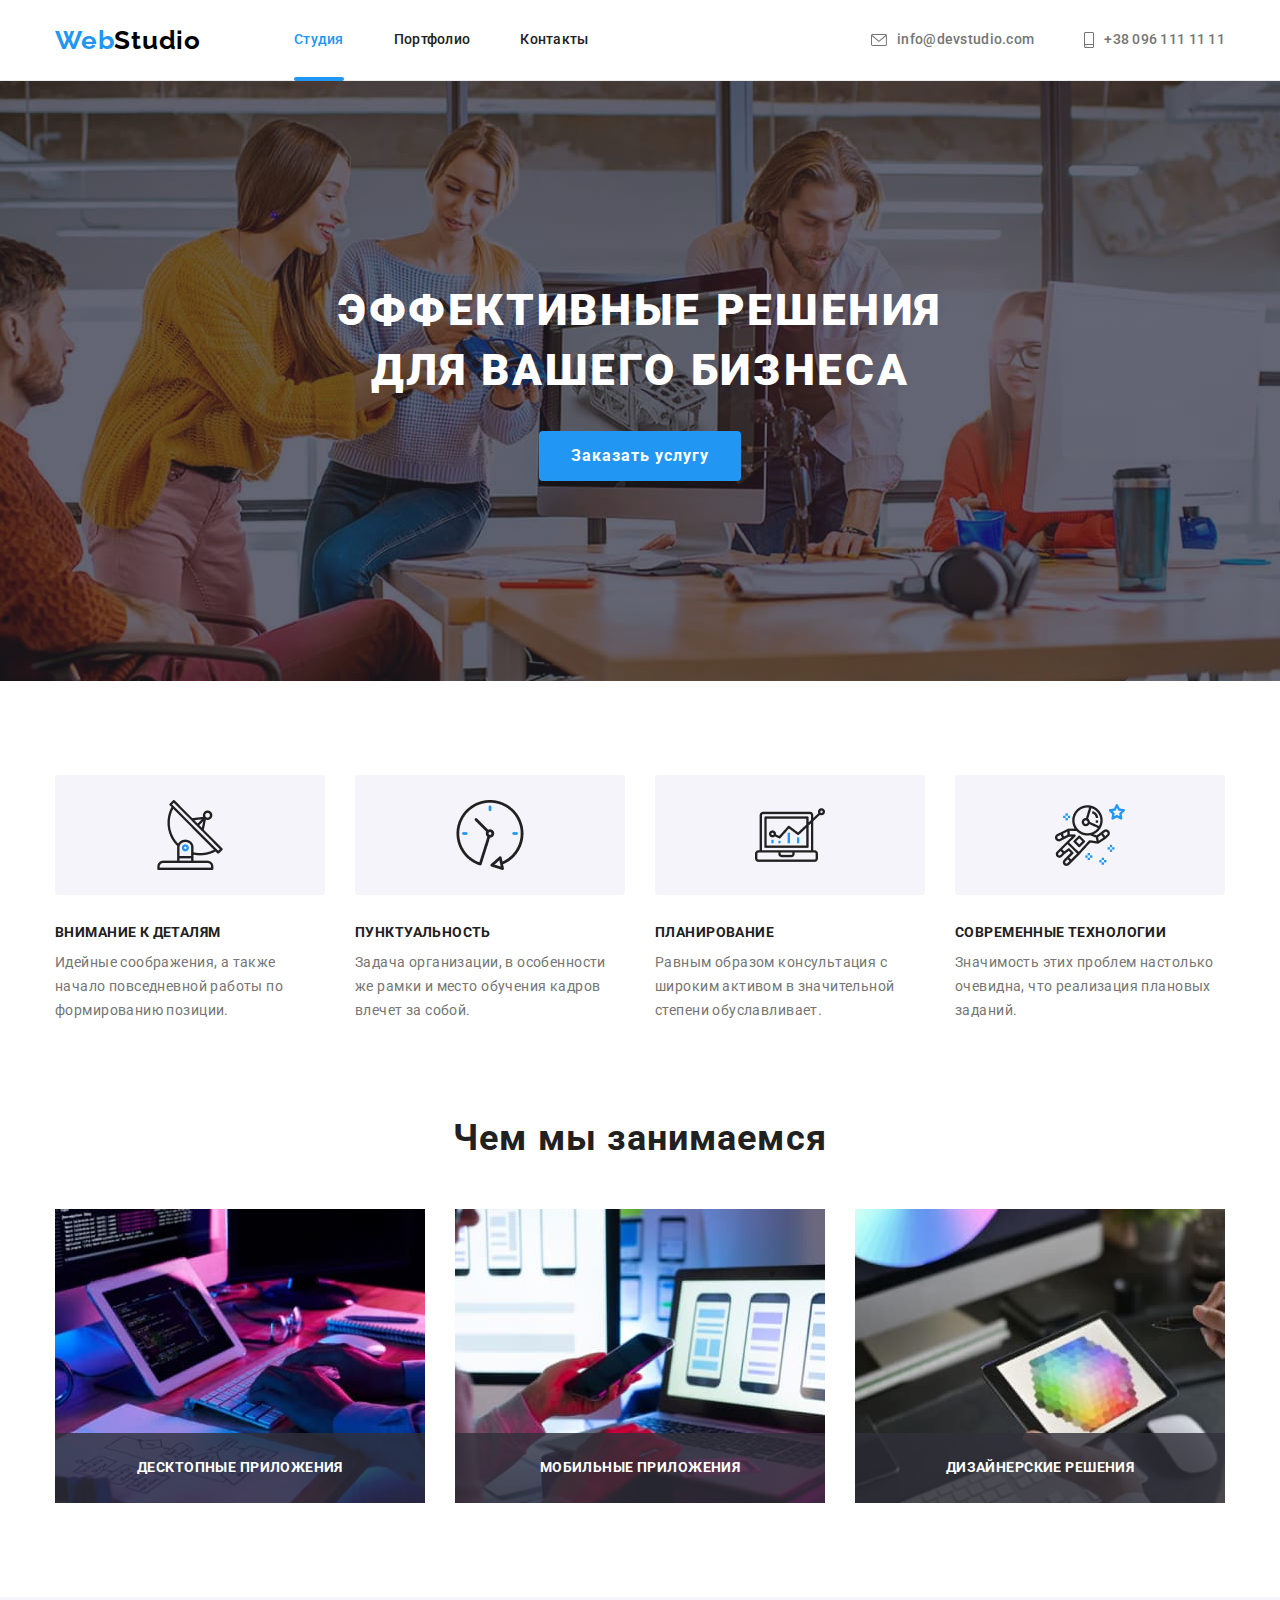
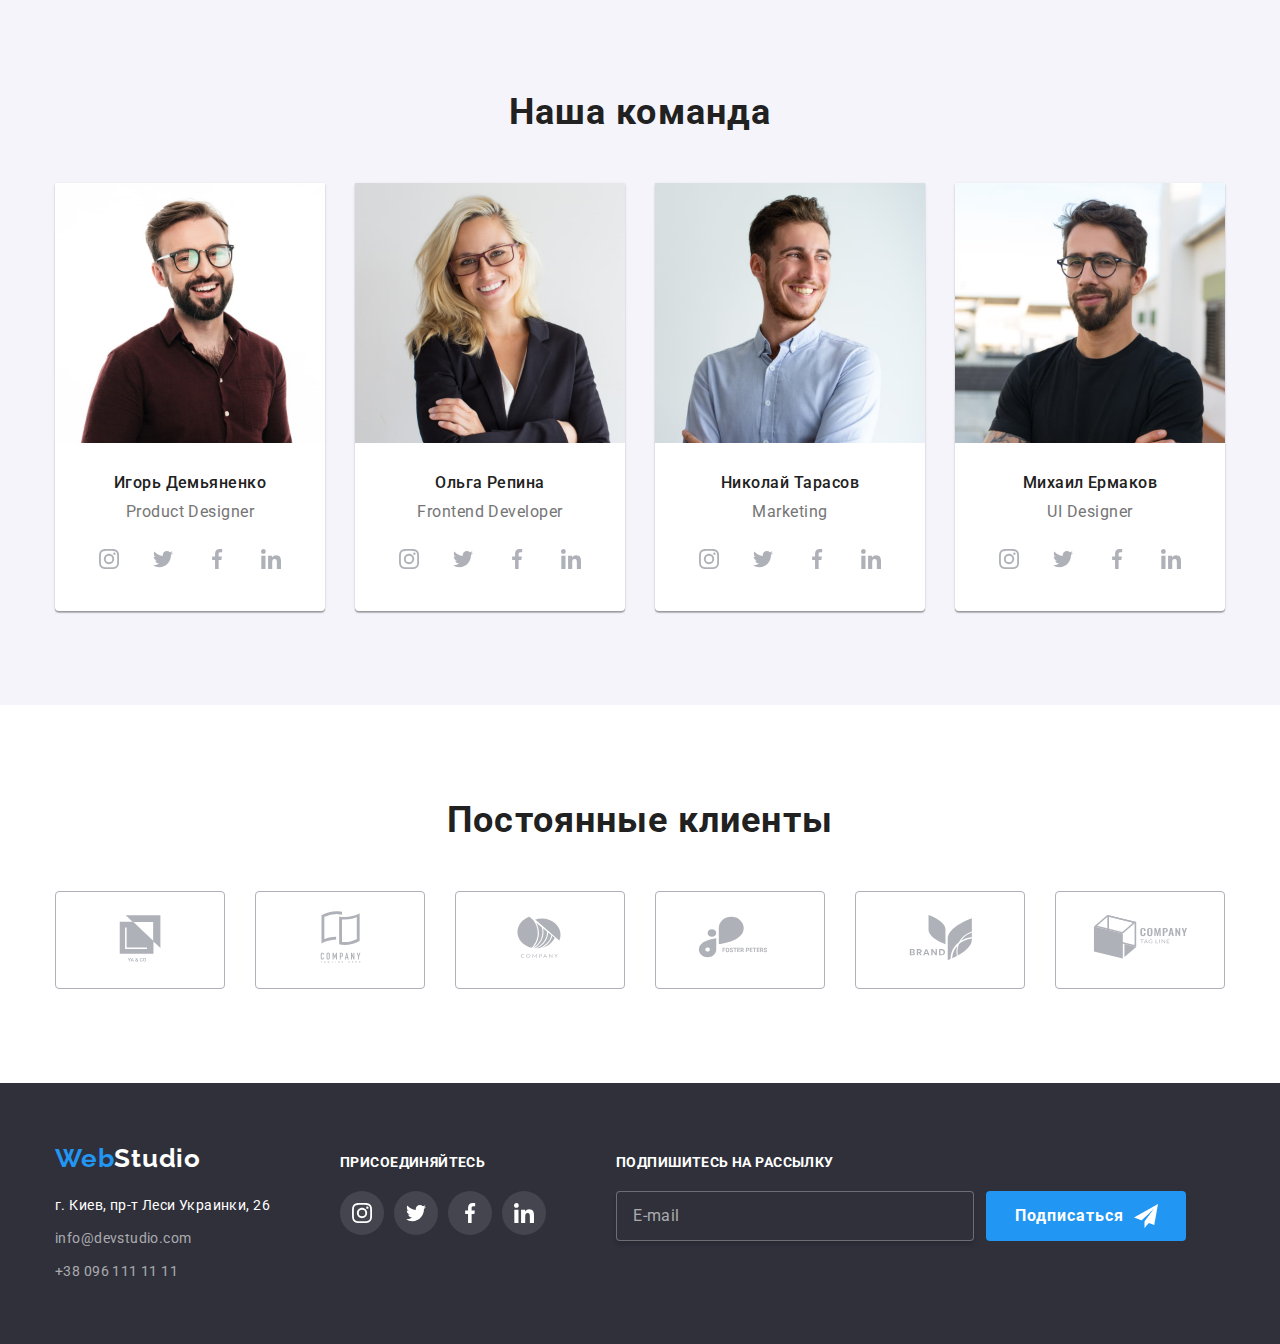
<file: index.html>
<!doctype html>
<html lang="ru">
<head>
  <meta charset="UTF-8">
  <meta http-equiv="X-UA-Compatible" content="IE=edge">
  <meta name="viewport" content="width=device-width, initial-scale=1.0">
  <title>Студия</title>
  <link href="https://fonts.googleapis.com/css2?family=Raleway:wght@700&family=Roboto:wght@400;500;700;900&display=swap"
  rel="stylesheet">
  <link rel="stylesheet" href="https://cdnjs.cloudflare.com/ajax/libs/modern-normalize/1.1.0/modern-normalize.min.css">
  <link rel="stylesheet" href="./css/styles.css">
</head>
<body>
  <header class="header">
    <div class="container header-box">
      <nav class="main-nav">
        <a href="" lang="en" class="logo link">Web<span class="logo-part-header">Studio</span> </a>
        <ul class="list nav-list">
          <li class="nav-item"><a href="./index.html" class="link nav-link current-page">Студия</a></li>
          <li class="nav-item"><a href="./portfolio.html" class="link nav-link">Портфолио</a></li>
          <li class="nav-item"><a href="" class="link nav-link">Контакты</a></li>
        </ul>
      </nav> 
      <ul class="list contact-list">
        <li class="contact-item">
          <a href="mailto:info@devstudio.com" lang="en" class="link contact-link">
            <svg class="envelope" width="16px" height="12px">
              <use href="./images/icons.svg#envelope"></use>
            </svg>
            info@devstudio.com
          </a>
        </li>
        <li class="contact-item">
          <a href="tel:+380961111111" class="link contact-link">
            <svg class="smartphone" width="10px" height="16px">
              <use href="./images/icons.svg#smartphone"></use>
            </svg>
            +38 096 111 11 11 
          </a>
        </li>
      </ul>
    </div>
  </header>
  <main>
    <section class="hero">
      <div class="container">
        <h1 class="hero-title">Эффективные решения для вашего бизнеса</h1>
        <button type="button" class="hero-button" data-modal-open> Заказать услугу</button> 
      </div> 
    </section> 
    <section class="benefits section">
      <div class="container">
        <h2 class="invisible-title">Наши преимущества</h2>
        <ul class="list benefits-list">
          <li class="benefits-item">
            <h3 class="benefits-title">Внимание к деталям</h3>
            <p class="benefits-text">Идейные соображения, а также начало повседневной работы по формированию позиции.</p>
          </li>
          <li class="benefits-item">
            <h3 class="benefits-title">Пунктуальность</h3>
            <p class="benefits-text">Задача организации, в особенности же рамки и место обучения кадров влечет за собой.</p>
          </li>
          <li class="benefits-item">
            <h3 class="benefits-title">Планирование</h3>
            <p class="benefits-text">Равным образом консультация с широким активом в значительной степени обуславливает.</p>
          </li>
          <li class="benefits-item">
            <h3 class="benefits-title">Современные технологии</h3>
            <p class="benefits-text">Значимость этих проблем настолько очевидна, что реализация плановых заданий.</p>
          </li>
        </ul>
      </div>
    </section>
    <section class="task section">
      <div class="container">
        <h2 class="task-title">Чем мы занимаемся</h2>
        <ul class="list task-list">
          <li class="task-item">
            <img src="./images/box-1.jpg" alt="написание кода" width="370" class="task-photo">
            <div class="task-box">
              <h3 class="task-photo-title">Десктопные приложения</h3>
            </div>
          </li>
          <li class="task-item">
            <img src="./images/box-2.jpg" alt="создание дизайна для мобильного приложения" width="370" class="task-photo">
            <div class="task-box">
              <h3 class="task-photo-title">Мобильные приложения</h3>
            </div>
          </li>
          <li class="task-item">
            <img src="./images/box-3.jpg" alt="подборка цвета" width="370" class="task-photo">
            <div class="task-box">
              <h3 class="task-photo-title">Дизайнерские решения</h3>
            </div>
          </li>
        </ul>
      </div>
    </section>
    <section class="team section">
      <div class="container">
        <h2 class="team-title">Наша команда</h2>
        <ul class="list team-list">
          <li class="team-item">
            <img src="./images/worker-1.jpg" alt="фото Игоря Демьяненко" width="270" class="team-photo">
            <div class="team-box">
              <h3 class="team-name">Игорь Демьяненко</h3>
              <p lang="en" class="team-text">Product Designer</p>
              <ul class="social-networks-list list">
                <li class="social-networks-item">
                  <a href="" class="social-networks-link team-sn-link">
                    <svg class="social-networks-icon" width="20px" height="20px">
                      <use href="./images/icons.svg#instagram"></use>
                    </svg>
                  </a>
                </li>
                <li class="social-networks-item">
                  <a href="" class="social-networks-link team-sn-link">
                    <svg class="social-networks-icon" width="20px" height="20px">
                      <use href="./images/icons.svg#twitter"></use>
                    </svg>
                  </a>
                </li>
                <li class="social-networks-item">
                  <a href="" class="social-networks-link team-sn-link">
                    <svg class="social-networks-icon" width="20px" height="20px">
                      <use href="./images/icons.svg#facebook"></use>
                    </svg>
                  </a>
                </li>
                <li class="social-networks-item">
                  <a href="" class="social-networks-link team-sn-link">
                    <svg class="social-networks-icon" width="20px" height="20px">
                      <use href="./images/icons.svg#linkedin"></use>
                    </svg>
                  </a>
                </li>
              </ul>
            </div>
          </li>
          <li class="team-item">
            <img src="./images/worker-2.jpg" alt="фото Ольги Репиной" width="270" class="team-photo">
            <div class="team-box">
              <h3 class="team-name">Ольга Репина</h3>
              <p lang="en" class="team-text">Frontend Developer</p>
              <ul class="social-networks-list list">
                <li class="social-networks-item">
                  <a href="" class="social-networks-link team-sn-link">
                    <svg class="social-networks-icon" width="20px" height="20px">
                      <use href="./images/icons.svg#instagram"></use>
                    </svg>
                  </a>
                </li>
                <li class="social-networks-item">
                  <a href="" class="social-networks-link team-sn-link">
                    <svg class="social-networks-icon" width="20px" height="20px">
                      <use href="./images/icons.svg#twitter"></use>
                    </svg>
                  </a>
                </li>
                <li class="social-networks-item">
                  <a href="" class="social-networks-link team-sn-link">
                    <svg class="social-networks-icon" width="20px" height="20px">
                      <use href="./images/icons.svg#facebook"></use>
                    </svg>
                  </a>
                </li>
                <li class="social-networks-item">
                  <a href="" class="social-networks-link team-sn-link">
                    <svg class="social-networks-icon" width="20px" height="20px">
                      <use href="./images/icons.svg#linkedin"></use>
                    </svg>
                  </a>
                </li>
              </ul>
            </div>
          </li>
          <li class="team-item">
            <img src="./images/worker-3.jpg" alt="фото Николая Тарасова" width="270" class="team-photo">
            <div class="team-box">
              <h3 class="team-name">Николай Тарасов</h3>
              <p lang="en" class="team-text">Marketing</p>
              <ul class="social-networks-list list">
                <li class="social-networks-item">
                  <a href="" class="social-networks-link team-sn-link">
                    <svg class="social-networks-icon" width="20px" height="20px">
                      <use href="./images/icons.svg#instagram"></use>
                    </svg>
                  </a>
                </li>
                <li class="social-networks-item">
                  <a href="" class="social-networks-link team-sn-link">
                    <svg class="social-networks-icon" width="20px" height="20px">
                      <use href="./images/icons.svg#twitter"></use>
                    </svg>
                  </a>
                </li>
                <li class="social-networks-item">
                  <a href="" class="social-networks-link team-sn-link">
                    <svg class="social-networks-icon" width="20px" height="20px">
                      <use href="./images/icons.svg#facebook"></use>
                    </svg>
                  </a>
                </li>
                <li class="social-networks-item">
                  <a href="" class="social-networks-link team-sn-link">
                    <svg class="social-networks-icon" width="20px" height="20px">
                      <use href="./images/icons.svg#linkedin"></use>
                    </svg>
                  </a>
                </li>
              </ul>
            </div>
          </li>
          <li class="team-item">
            <img src="./images/worker-4.jpg" alt="фото Михаила Ермакова" width="270" class="team-photo">
            <div class="team-box">
              <h3 class="team-name">Михаил Ермаков</h3>
              <p lang="en" class="team-text">UI Designer</p>
              <ul class="social-networks-list list">
                <li class="social-networks-item">
                  <a href="" class="social-networks-link team-sn-link">
                    <svg class="social-networks-icon" width="20px" height="20px">
                      <use href="./images/icons.svg#instagram"></use>
                    </svg>
                  </a>
                </li>
                <li class="social-networks-item">
                  <a href="" class="social-networks-link team-sn-link">
                    <svg class="social-networks-icon" width="20px" height="20px">
                      <use href="./images/icons.svg#twitter"></use>
                    </svg>
                  </a>
                </li>
                <li class="social-networks-item">
                  <a href="" class="social-networks-link team-sn-link">
                    <svg class="social-networks-icon" width="20px" height="20px">
                      <use href="./images/icons.svg#facebook"></use>
                    </svg>
                  </a>
                </li>
                <li class="social-networks-item">
                  <a href="" class="social-networks-link team-sn-link">
                    <svg class="social-networks-icon" width="20px" height="20px">
                      <use href="./images/icons.svg#linkedin"></use>
                    </svg>
                  </a>
                </li>
              </ul>
            </div>
          </li>
        </ul>
      </div>  
    </section>
    <section class="clients section">
      <div class="container">
        <h2 class="clients-title">Постоянные клиенты</h2>
        <ul class="list clients-list">
          <li class="clients-item">
            <a href="" class="clients-link">
              <svg class="clients-icon" width="106px" height="60px">
                <use href="./images/icons.svg#logo-1"></use>
              </svg>
            </a>
          </li>
          <li class="clients-item">
            <a href="" class="clients-link">
              <svg class="clients-icon" width="106px" height="60px">
                <use href="./images/icons.svg#logo-2"></use>
              </svg>
            </a>
          </li>
          <li class="clients-item">
            <a href="" class="clients-link">
              <svg class="clients-icon" width="106px" height="60px">
                <use href="./images/icons.svg#logo-3"></use>
              </svg>
            </a>
          </li>
          <li class="clients-item">
            <a href="" class="clients-link">
              <svg class="clients-icon" width="106px" height="60px">
                <use href="./images/icons.svg#logo-4"></use>
              </svg>
            </a>
          </li>
          <li class="clients-item">
            <a href="" class="clients-link">
              <svg class="clients-icon" width="106px" height="60px">
                <use href="./images/icons.svg#logo-5"></use>
              </svg>
            </a>
          </li>
          <li class="clients-item">
            <a href="" class="clients-link">
              <svg class="clients-icon" width="106px" height="60px">
                <use href="./images/icons.svg#logo-6"></use>
              </svg>
            </a>
          </li>
        </ul>
      </div>
    </section>
  </main>
  <footer class="footer">
    <div class="container footer-container">
      <div class="footer-box">
        <a href="" lang="en" class="logo link logo-footer">Web<span class="logo-part-footer">Studio</span></a>
        <address>
          <ul class="list footer-list">
            <li class="footer-item">
              <a href="" class="link address-link">г. Киев, пр-т Леси Украинки, 26</a>
            </li>  
            <li class="footer-item">
              <a href="mailto:info@example.com" lang="en" class="link footer-contact-link">info@devstudio.com</a>
            </li>
            <li class="footer-item">
              <a href="tel:+380991111111" class="link footer-contact-link">+38 096 111 11 11</a>
            </li>
          </ul>
        </address>
      </div>
      <div class="footer-box">
        <h3 class="footer-title">Присоединяйтесь</h3>
        <ul class="social-networks-list list">
          <li class="social-networks-item">
            <a href="" class="social-networks-link footer-sn-link">
              <svg class="social-networks-icon" width="20px" height="20px">
                <use href="./images/icons.svg#instagram"></use>
              </svg>
            </a>
          </li>
          <li class="social-networks-item">
            <a href="" class="social-networks-link footer-sn-link">
              <svg class="social-networks-icon" width="20px" height="20px">
                <use href="./images/icons.svg#twitter"></use>
              </svg>
            </a>
          </li>
          <li class="social-networks-item">
            <a href="" class="social-networks-link footer-sn-link">
              <svg class="social-networks-icon" width="20px" height="20px">
                <use href="./images/icons.svg#facebook"></use>
              </svg>
            </a>
          </li>
          <li class="social-networks-item">
            <a href="" class="social-networks-link footer-sn-link">
              <svg class="social-networks-icon" width="20px" height="20px">
                <use href="./images/icons.svg#linkedin"></use>
              </svg>
            </a>
          </li>
        </ul>
      </div>
      <form class="footer-box">
        <h3 class="footer-title">Подпишитесь на рассылку</h3>
        <div class="footer-form-box">
          <input type="email" name="email" placeholder="E-mail" class="footer-input">
          <button type="submit" class="footer-button">Подписаться</button>
        </div>
      </form>
    </div> 
  </footer>
  <div class="backdrop is-hidden" data-modal>
    <div class="modal">
      <button type="button" class="modal-close-btn" data-modal-close>
        <svg class="modal-close-icon" width="18px" height="18px">
          <use href="./images/icons.svg#close"></use>
        </svg>
      </button>
      <form class="modal-form">
        <h2 class="modal-title">Оставьте свои данные, мы вам перезвоним</h2>
        <div class="form-field">
          <label for="name" class="modal-label">Имя</label>
          <input type="text" name="name" id="name" class="modal-input">
          <svg class="modal-icon" width="18px" height="18px">
            <use href="./images/icons.svg#person"></use>
          </svg>
        </div>
        <div class="form-field">
          <label for="tell" class="modal-label">Телефон</label>
          <input type="tell" name="tell" id="tell" class="modal-input">
          <svg class="modal-icon" width="18px" height="18px">
            <use href="./images/icons.svg#phone"></use>
          </svg>
        </div>
        <div class="form-field"> 
          <label for="email" class="modal-label">Почта</label>
          <input type="email" name="email" id="email" class="modal-input">
          <svg class="modal-icon" width="18px" height="18px">
            <use href="./images/icons.svg#email"></use>
          </svg>
        </div>
        <div class="form-field comment-field">
          <label for="comment" class="modal-label">Комментарий</label>
          <textarea name="comment" id="comment" placeholder="Введите текст" class="modal-textarea"></textarea>
        </div>
        <div class="checkbox-field">
          <label for="policy" class="modal-policy-label">
            <input type="checkbox" name="policy" id="policy" class="modal-checkbox">
            <svg class="checkbox-icon" width="16px" height="15px">
              <use href="./images/icons.svg#check"></use>
            </svg>
            <p class="checkbox-text">
              Соглашаюсь с рассылкой и принимаю
              <a href="" class="modal-link link">Условия договора</a>
            </p>
          </label>
        </div>
        <button type="submit" class="modal-button">Отправить</button>
      </form>
    </div>
  </div>
  <script src="./modal.js"></script>
</body>
</html>
</file>
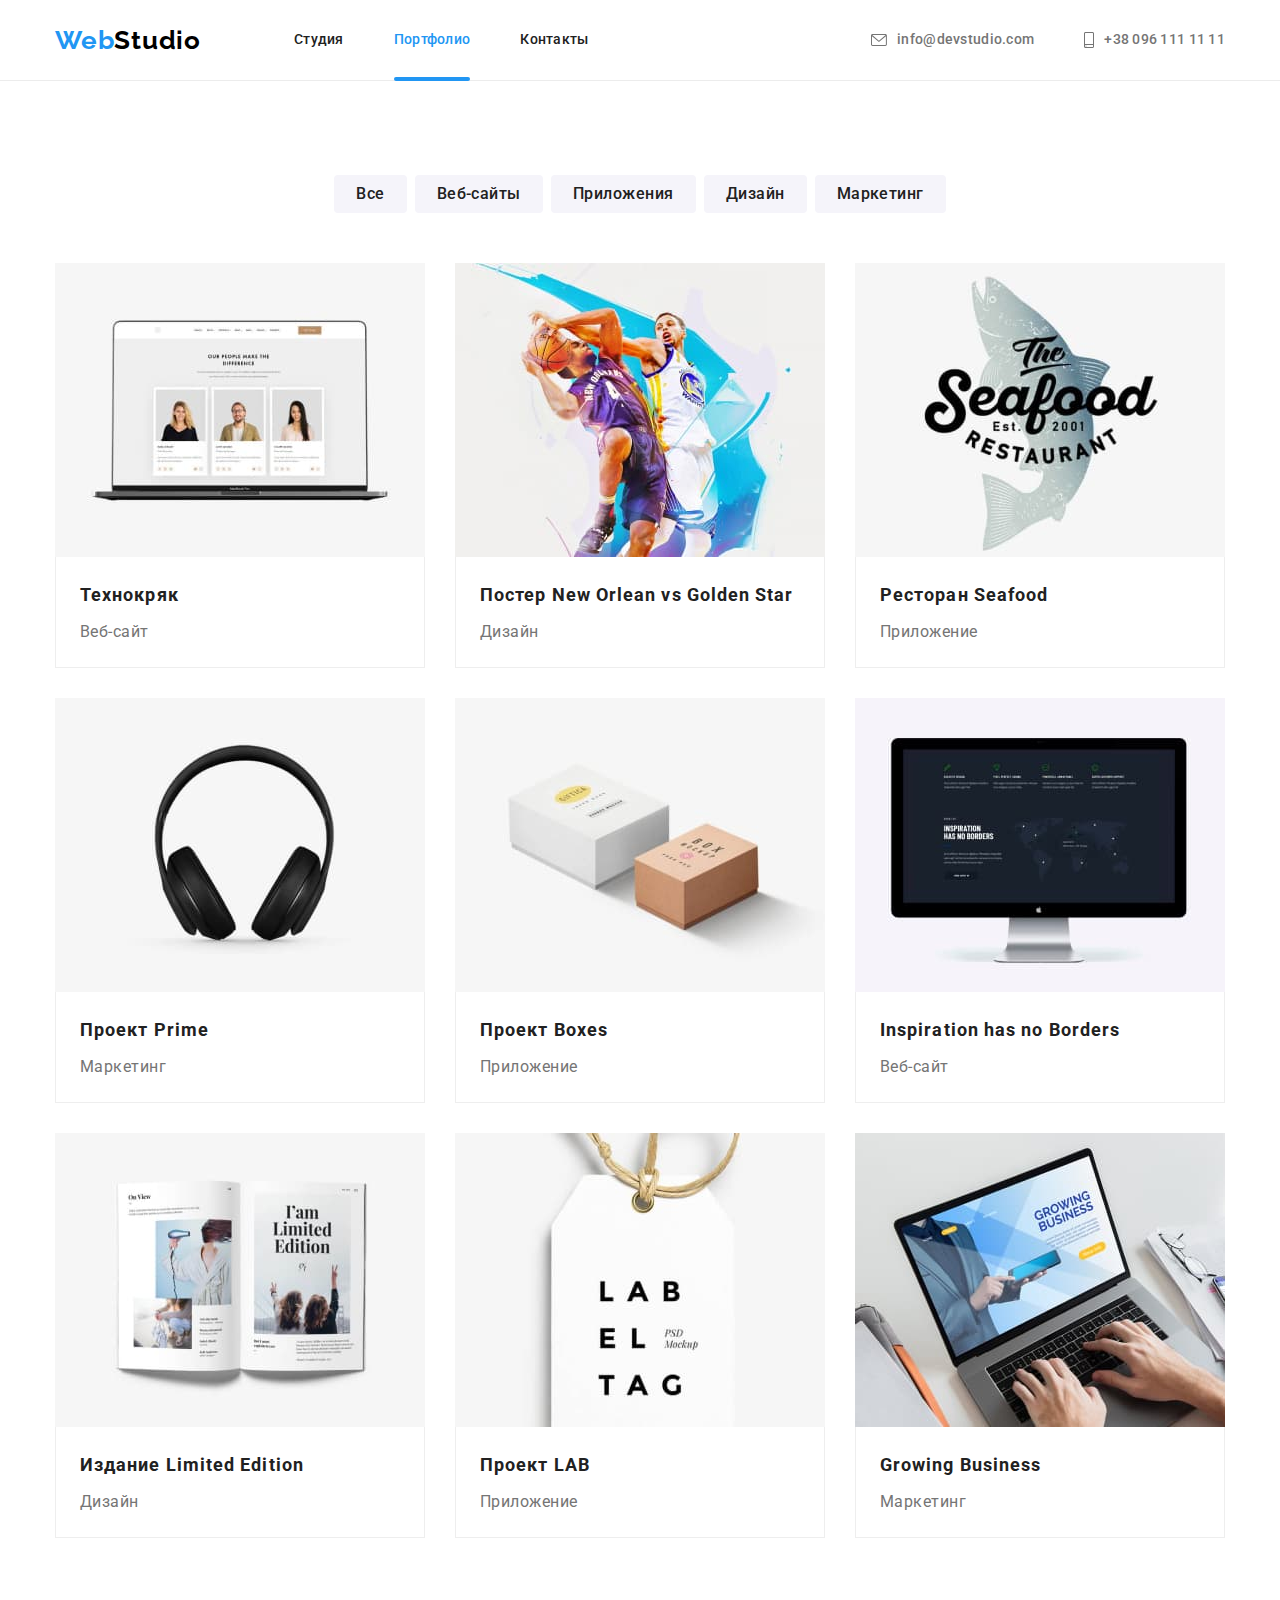
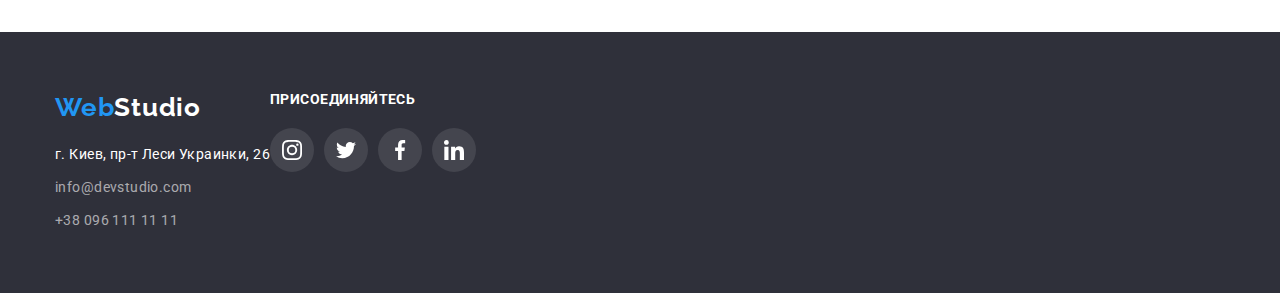
<file: portfolio.html>
<!doctype html>
<html lang="ru">
<head>
  <meta charset="UTF-8">
  <meta http-equiv="X-UA-Compatible" content="IE=edge">
  <meta name="viewport" content="width=device-width, initial-scale=1.0">
  <title>Портфолио</title>
  <link href="https://fonts.googleapis.com/css2?family=Raleway:wght@700&family=Roboto:wght@400;500;700;900&display=swap"
    rel="stylesheet">
  <link rel="stylesheet" href="https://cdnjs.cloudflare.com/ajax/libs/modern-normalize/1.1.0/modern-normalize.min.css">
  <link rel="stylesheet" href="./css/styles.css">
</head>
<body>
  <header class="header">
    <div class="container header-box">
      <nav class="main-nav">
        <a href="" lang="en" class="logo link">Web<span class="logo-part-header">Studio</span> </a>
        <ul class="list nav-list">
          <li class="nav-item"><a href="./index.html" class="link nav-link">Студия</a></li>
          <li class="nav-item"><a href="./portfolio.html" class="link nav-link current-page">Портфолио</a></li>
          <li class="nav-item"><a href="" class="link nav-link">Контакты</a></li>
        </ul>
      </nav>
      <ul class="list contact-list">
        <li class="contact-item">
          <a href="mailto:info@devstudio.com" lang="en" class="link contact-link">
            <svg class="envelope" width="16px" height="12px">
              <use href="./images/icons.svg#envelope"></use>
            </svg>
            info@devstudio.com
          </a>
        </li>
        <li class="contact-item">
          <a href="tel:+380961111111" class="link contact-link">
            <svg class="smartphone" width="10px" height="16px">
              <use href="./images/icons.svg#smartphone"></use>
            </svg>
            +38 096 111 11 11
          </a>
        </li>
      </ul>
    </div>
  </header>
  <main>
    <section class="section">
      <div class="container">
        <h1 class="invisible-title">Портфолио</h1>
        <ul class="list portfolio-button-list">
          <li class="portfolio-button-item">
            <button type="button" class="portfolio-button">Все</button>
          </li>
          <li class="portfolio-button-item">
            <button type="button" class="portfolio-button">Веб-сайты</button>
          </li>
          <li class="portfolio-button-item">
            <button type="button" class="portfolio-button">Приложения</button>
          </li>
          <li class="portfolio-button-item">
            <button type="button" class="portfolio-button">Дизайн</button>
          </li>
          <li class="portfolio-button-item">
            <button type="button" class="portfolio-button">Маркетинг</button>
          </li>
        </ul>
        <ul class="list portfolio-card-set">
          <li class="portfolio-card-set-item">
            <a href="" class="link portfolio-card-set-link">
              <div class="portfolio-box">
                <img src="./images/potfolio-picture-1.jpg" alt="ноутбук с сайтом на экране" width="370" class="portfolio-img">
                <div class="portfolio-overlay">
                  <p class="portfolio-overlay-text">Ресурс предлагает комплексные предложения с разным уровнем функционала и сервисов.
                    Все это позволит посетителю получить
                    исчерпывающие сведения о компании или частном лице.</p>
                </div>
              </div>
              <div class="portfolio-card-footer">
                <h3 class="portfolio-title">Технокряк</h3>
                <p class="portfolio-text">Веб-сайт</p>
              </div>
            </a>
          </li>
          <li class="portfolio-card-set-item">
            <a href="" class="link portfolio-card-set-link">
              <div class="portfolio-box">
                <img src="./images/potfolio-picture-2.jpg" alt="два баскетболиста борются за мяч" width="370" class="portfolio-img">
                <div class="portfolio-overlay">
                  <p class="portfolio-overlay-text">Ресурс предлагает комплексные предложения с разным уровнем функционала и сервисов.
                    Все это позволит посетителю получить
                    исчерпывающие сведения о компании или частном лице.</p>
                </div>
              </div>
              <div class="portfolio-card-footer">
                <h3 class="portfolio-title">Постер <span lang="en">New Orlean vs Golden Star</span></h3>
                <p class="portfolio-text">Дизайн</p>
              </div>
            </a>
          </li>
          <li class="portfolio-card-set-item">
            <a href="" class="link portfolio-card-set-link">
              <div class="portfolio-box">
                <img src="./images/potfolio-picture-3.jpg" alt="эмблема ресторана морской еды" width="370" class="portfolio-img">
                <div class="portfolio-overlay">
                  <p class="portfolio-overlay-text">Ресурс предлагает комплексные предложения с разным уровнем функционала и сервисов.
                    Все это позволит посетителю получить
                    исчерпывающие сведения о компании или частном лице.</p>
                </div>
              </div>
              <div class="portfolio-card-footer">
                <h3 class="portfolio-title">Ресторан <span lang="en">Seafood</span></h3>
                <p class="portfolio-text">Приложение</p>
              </div>
            </a>
          </li>
          <li class="portfolio-card-set-item">
            <a href="" class="link portfolio-card-set-link">
              <div class="portfolio-box">
                <img src="./images/potfolio-picture-4.jpg" alt="наушники" width="370" class="portfolio-img">
                <div class="portfolio-overlay">
                  <p class="portfolio-overlay-text">Ресурс предлагает комплексные предложения с разным уровнем функционала и сервисов.
                    Все это позволит посетителю получить
                    исчерпывающие сведения о компании или частном лице.</p>
                </div>
              </div>
              <div class="portfolio-card-footer">
                <h3 class="portfolio-title">Проект <span lang="en">Prime</span></h3>
                <p class="portfolio-text">Маркетинг</p>
              </div>
            </a>
          </li>
          <li class="portfolio-card-set-item">
            <a href="" class="link portfolio-card-set-link ">
              <div class="portfolio-box">
                <img src="./images/potfolio-picture-5.jpg" alt="две коробки" width="370" class="portfolio-img">
                <div class="portfolio-overlay">
                  <p class="portfolio-overlay-text">Ресурс предлагает комплексные предложения с разным уровнем функционала и сервисов.
                    Все это позволит посетителю получить
                    исчерпывающие сведения о компании или частном лице.</p>
                </div>
              </div>
              <div class="portfolio-card-footer">
                <h3 class="portfolio-title">Проект <span lang="en">Boxes</span></h3>
                <p class="portfolio-text">Приложение</p>
              </div>
            </a>
          </li>
          <li class="portfolio-card-set-item">
            <a href="" class="link portfolio-card-set-link">
              <div class="portfolio-box">
                <img src="./images/potfolio-picture-6.jpg" alt="монитор, на котором изображена карта мира" width="370" class="portfolio-img">
                <div class="portfolio-overlay">
                  <p class="portfolio-overlay-text">Ресурс предлагает комплексные предложения с разным уровнем функционала и сервисов.
                    Все это позволит посетителю получить
                    исчерпывающие сведения о компании или частном лице.</p>
                </div>
              </div>
              <div class="portfolio-card-footer">
                <h3 lang="en" class="portfolio-title">Inspiration has no Borders</h3>
                <p class="portfolio-text">Веб-сайт</p>
              </div>
            </a>
          </li>
          <li class="portfolio-card-set-item">
            <a href="" class="link portfolio-card-set-link">
              <div class="portfolio-box">
                <img src="./images/potfolio-picture-7.jpg" alt="открытый журнал" width="370" class="portfolio-img">
                <div class="portfolio-overlay">
                  <p class="portfolio-overlay-text">Ресурс предлагает комплексные предложения с разным уровнем функционала и сервисов.
                    Все это позволит посетителю получить
                    исчерпывающие сведения о компании или частном лице.</p>
                </div>
              </div>
              <div class="portfolio-card-footer">
                <h3 class="portfolio-title">Издание <span lang="en">Limited Edition</span></h3>
                <p class="portfolio-text">Дизайн</p>
              </div>
            </a>
          </li>
          <li class="portfolio-card-set-item">
            <a href="" class="link portfolio-card-set-link">
              <div class="portfolio-box">
                <img src="./images/potfolio-picture-8.jpg" alt="бирка" width="370" class="portfolio-img">
                <div class="portfolio-overlay">
                  <p class="portfolio-overlay-text">Ресурс предлагает комплексные предложения с разным уровнем функционала и сервисов.
                    Все это позволит посетителю получить
                    исчерпывающие сведения о компании или частном лице.</p>
                </div>
              </div>
              <div class="portfolio-card-footer">
                <h3 class="portfolio-title">Проект <span lang="en">LAB</span></h3>
                <p class="portfolio-text">Приложение</p>
              </div>
            </a>
          </li>
          <li class="portfolio-card-set-item">
            <a href="" class="link portfolio-card-set-link">
              <div class="portfolio-box">
                <img src="./images/potfolio-picture-9.jpg" alt="человек учится вести бизнес за компьютером" width="370" class="portfolio-img">
                <div class="portfolio-overlay">
                  <p class="portfolio-overlay-text">Ресурс предлагает комплексные предложения с разным уровнем функционала и сервисов.
                    Все это позволит посетителю получить
                    исчерпывающие сведения о компании или частном лице.</p>
                </div>
              </div>
              <div class="portfolio-card-footer">
                <h3 lang="en" class="portfolio-title">Growing Business</h3>
                <p class="portfolio-text">Маркетинг</p>
              </div>
            </a>
          </li>
        </ul>
      </div>
    </section>
  </main>
  <footer class="footer">
    <div class="container footer-container">
      <div>
        <a href="" lang="en" class="logo link logo-footer">Web<span class="logo-part-footer">Studio</span></a>
        <address>
          <ul class="list footer-list">
            <li class="footer-item">
              <a href="" class="link address-link">г. Киев, пр-т Леси Украинки, 26</a>
            </li>
            <li class="footer-item">
              <a href="mailto:info@example.com" lang="en" class="link footer-contact-link">info@devstudio.com</a>
            </li>
            <li class="footer-item">
              <a href="tel:+380991111111" class="link footer-contact-link">+38 096 111 11 11</a>
            </li>
          </ul>
        </address>
      </div>
      <div class="footer-box">
        <h3 class="footer-title">Присоединяйтесь</h3>
        <ul class="social-networks-list list">
          <li class="social-networks-item">
            <a href="" class="social-networks-link footer-sn-link">
              <svg class="social-networks-icon" width="20px" height="20px">
                <use href="./images/icons.svg#instagram"></use>
              </svg>
            </a>
          </li>
          <li class="social-networks-item">
            <a href="" class="social-networks-link footer-sn-link">
              <svg class="social-networks-icon" width="20px" height="20px">
                <use href="./images/icons.svg#twitter"></use>
              </svg>
            </a>
          </li>
          <li class="social-networks-item">
            <a href="" class="social-networks-link footer-sn-link">
              <svg class="social-networks-icon" width="20px" height="20px">
                <use href="./images/icons.svg#facebook"></use>
              </svg>
            </a>
          </li>
          <li class="social-networks-item">
            <a href="" class="social-networks-link footer-sn-link">
              <svg class="social-networks-icon" width="20px" height="20px">
                <use href="./images/icons.svg#linkedin"></use>
              </svg>
            </a>
          </li>
        </ul>
      </div>
    </div>
  </footer>
</body>
</html>
</file>
<file: css/styles.css>
:root{
    --primary-text-color: #757575;
    --title-text-color: #212121;
    --accent-color: #2196F3;
    --bg-color: #FFFFFF;
}

body{
    background-color: var(--bg-color);
    color: var(--primary-text-color);
    font-family: Roboto, sans-serif;
}

h1, h2, h3, p{
    margin: 0;
}

*,
*::before,
*::after {
    box-sizing: border-box;
}

.list {
    list-style: none;
    padding: 0;
    margin: 0;
}

.link {
    text-decoration: none;
    font-style: normal;
    color: var(--primary-text-color);
}

.container{
    width: 1200px;
    padding-left: 15px;
    padding-right: 15px;
    margin-left: auto;
    margin-right: auto;
}

.section{
    padding-top: 94px;
    padding-bottom: 94px;
}

.invisible-title {
    display: none;
}

.header{
    border-bottom: 1px solid #ECECEC;
}

.logo {
    color: var(--accent-color);
    font-family: 'Raleway', sans-serif;    
    font-weight: 700;  
    font-size: 26px; 
    line-height: 1.19;
    letter-spacing: 0.03em;
}

.logo-part-header {
    color: #000000;
}

.logo-part-footer {
    color: var(--bg-color);
}

.header-box{
    display: flex;
    align-items: center;
    padding-bottom: 12px;
    padding-top: 12px;
}

.main-nav{
    display: flex;
    align-items: center;
}

.nav-list{
    display: flex;
    margin-left: 93px;
}

.nav-link{
    padding-top: 20px;
    padding-bottom: 20px;
    display: block;
    position: relative;

    font-weight: 500;
    font-size: 14px;
    line-height: 1.14;
    letter-spacing: 0.02em;
    color: var(--title-text-color);

    transition: color 250ms cubic-bezier(0.4, 0, 0.2, 1);
}

.nav-link::after{
    content: "";
    display: block;
    position: absolute;
    bottom: -13.1px;
    width: 100%;
    height: 4px;

    background: #2196F3;
    border-radius: 2px;
    opacity: 0;

    transition: opacity 250ms cubic-bezier(0.4, 0, 0.2, 1);
}

.current-page{
    color: var(--accent-color);
}

.current-page::after {
    opacity: 1;
}

.nav-item+.nav-item{
    margin-left: 50px;
}

.contact-list{
    display: flex;
    margin-left: auto;
}

.contact-link{
    padding-top: 20px;
    padding-bottom: 20px;
    display: flex;
    align-items: center;

    font-weight: 500;
    font-size: 14px;
    line-height: 1.14;
    letter-spacing: 0.02em;

    transition: color 250ms cubic-bezier(0.4, 0, 0.2, 1);
}

.contact-item+.contact-item{
    margin-left: 50px;
}

.contact-link:hover,.nav-link:hover,
.contact-link:focus,.nav-link:focus {
    color: var(--accent-color);
}

.envelope{
    margin-right: 10px;

    fill: currentColor;
}

.smartphone{
    margin-right: 10px;

    fill: currentColor;
}

.hero{
    padding-top: 200px;
    padding-bottom: 200px;
    max-width: 1600px;

    background-color: #2F303A;
    background-image: linear-gradient(
      to right,
      rgba(47, 48, 58, 0.4),
      rgba(47, 48, 58, 0.4)
      ), 
      url(../images/bg-img.jpg);
    background-repeat: no-repeat;
    background-position: center;
    text-align: center;
    margin: 0 auto;
    background-size: cover;
}

.hero-title{
    margin-bottom: 30px;
    width: 696px;
    margin-left: auto;
    margin-right: auto;

    font-weight: 900;
    font-size: 44px;
    line-height: 1.36;
    letter-spacing: 0.06em;
    text-transform: uppercase;
    color: var(--bg-color);
}

.hero-button{
    padding: 10px 32px;

    border-radius: 4px;
    font-family: Roboto, sans-serif;
    font-weight: 700;
    font-size: 16px;
    line-height: 1.88;
    letter-spacing: 0.06em;
    color: var(--bg-color);
    background-color: var(--accent-color);
    border: none;
    cursor: pointer;

    transition: background-color 250ms cubic-bezier(0.4, 0, 0.2, 1);
}

.hero-button:hover,
.hero-button:focus {
    background-color: #188CE8;
}

.benefits-list{
    display: flex;
    gap: 30px;
}

.benefits-item{
    flex-basis:  calc((100% - 90px)/4);
}

.benefits-item::before {
    display: block;
    content: "";
    height: 120px;
    background: #F5F4FA no-repeat center;
    border-radius: 4px;
    margin-bottom: 30px;

}

.benefits-item:nth-child(1)::before{
    background-image: url(../images/antenna.png);
}

.benefits-item:nth-child(2)::before {
    background-image: url(../images/clock.png);
}

.benefits-item:nth-child(3)::before {
    background-image: url(../images/diagram.png);
}

.benefits-item:nth-child(4)::before {
    background-image: url(../images/astronaut.png);
}

.benefits-box{
    border-radius: 4px;
    padding: 25px 100px;
    margin-bottom: 30px;
    
    background-color: #F5F4FA;
}

.benefits-title{
    margin-bottom: 10px;

    font-weight: 700;
    font-size: 14px;
    line-height: 1.14;
    letter-spacing: 0.03em;
    text-transform: uppercase;
    color: var(--title-text-color);
}

.benefits-text{
    font-size: 14px;
    line-height: 1.71;
    letter-spacing: 0.03em;
}

.task{
    padding-top: 0;
}

.task-title, .team-title, .clients-title{
    margin-bottom: 50px;

    font-weight: 700;
    font-size: 36px;
    line-height: 1.17;
    text-align: center;
    letter-spacing: 0.03em;
    color: var(--title-text-color);
}

.task-list{
    display: flex;
}

.task-item{
    position: relative;
}

.task-item+.task-item{
    margin-left: 30px;
}

.task-box{
    width: 100%;
    padding-top: 27px;
    padding-bottom: 27px;
    position: absolute;
    bottom: 0;

    text-align: center;
    background: rgba(47, 48, 58, 0.8);
}

.task-photo-title{
    font-weight: 700;
    font-size: 14px;
    line-height: 1.14;
    text-align: center;
    letter-spacing: 0.03em;
    text-transform: uppercase;
    color: #FFFFFF;
}

.team{
    background-color: #F5F4FA;
}

.team-list{
    display: flex;
    gap: 30px;
}

.team-item{
    flex-basis: calc((100% - 90px)/4);
    background-color: #FFFFFF;
    border-bottom-left-radius: 4px;
    border-bottom-right-radius: 4px;

    box-shadow: 0 2px 1px 0 rgba(0, 0, 0, 0.2), 0 1px 1px 0 rgba(0, 0, 0, 0.14), 0 1px 3px 0 rgba(0, 0, 0, 0.12);
}

.team-box {
    padding-top: 30px;
    padding-bottom: 30px;
}

.team-photo{
    display: block;
}

.team-name{
    margin-bottom: 10px;

    font-weight: 500;
    font-size: 16px;
    line-height: 1.19;
    text-align: center;
    letter-spacing: 0.03em;
    color: var(--title-text-color);
}

.team-text{
    margin-bottom: 16px;

    font-size: 16px;
    line-height: 1.19;
    text-align: center;
    letter-spacing: 0.03em;
}

.social-networks-list{
    display: flex;
    justify-content: center;
}

.social-networks-icon{
    display: block;

    fill: currentColor;
}

.social-networks-item+.social-networks-item {
    margin-left: 10px;
}

.social-networks-link{
    display: flex;
    width: 44px;
    height: 44px;
    justify-content: center;
    align-items: center;
    border-radius: 50%;
}

.team-sn-link{
    color: #AFB1B8;

    transition: color 250ms cubic-bezier(0.4, 0, 0.2, 1),
    background-color 250ms cubic-bezier(0.4, 0, 0.2, 1);
}

.team-sn-link:hover{
    background-color: var(--accent-color);
    color: #FFFFFF;
}

.clients-list{
    display: flex;
    justify-content: space-between;
}

.clients-item{
    width: calc((100% - 150px) / 6);
}

.clients-link{
    display: block;
    padding: 16px 32px;

    border: 1px solid #AFB1B8;
    border-radius: 4px;
    color: #AFB1B8;

    transition: color 250ms cubic-bezier(0.4, 0, 0.2, 1),
    border-color 250ms cubic-bezier(0.4, 0, 0.2, 1);
}

.clients-link:hover,
.clients-link:focus{
    color: var(--accent-color);
    border-color: var(--accent-color);
}

.clients-icon{
    fill: currentColor;
}

.footer{
    padding-top: 60px;
    padding-bottom: 60px;

    background-color: #2F303A;
}

.footer-container{
    display: flex;
}

.footer-box+.footer-box{
    margin-left: 70px;
    padding-top: 12px;
}

.logo-footer{
    display: inline-block;
    margin-bottom: 20px;
}

.footer-item+.footer-item{
    margin-top: 9px;
}

.footer-contact-link{
    font-size: 14px;
    line-height: 1.71;
    letter-spacing: 0.03em;
    color: rgba(255, 255, 255, 0.6);

    transition: color 250ms cubic-bezier(0.4, 0, 0.2, 1);
}

.footer-contact-link:hover,
.footer-contact-link:focus{
    color: var(--accent-color);
}

.address-link{
    font-size: 14px;
    line-height: 1.71;
    letter-spacing: 0.03em;
    color: var(--bg-color);
}

.footer-title{
    margin-bottom: 20px;

    font-weight: 700;
    font-size: 14px;
    line-height: 1.14;
    letter-spacing: 0.03em;
    text-transform: uppercase;
    color: #FFFFFF;
}

.footer-sn-link {
    color: #FFFFFF;
    background-color: rgba(256,256,256,0.1);

    transition: background-color 250ms cubic-bezier(0.4, 0, 0.2, 1);
}

.footer-sn-link:hover {
    background-color: var(--accent-color);
    color: #FFFFFF;
}

.footer-form-box {
    display: flex;
}

.footer-input{
    min-width: 358px;
    min-height: 50px;
    padding-left: 16px;
    padding-right: 16px;
    margin-right: 12px;

    border: 1px solid rgba(255, 255, 255, 0.3);
    box-shadow: 0px 4px 4px rgba(0, 0, 0, 0.15);
    border-radius: 4px;
    background-color: #2F303A;
    color: #FFFFFF;

    transition: border-color 250ms cubic-bezier(0.4, 0, 0.2, 1);
}

.footer-input::placeholder{
    font-size: 16px;
    line-height: 1.25;
    letter-spacing: 0.03em;
    color: rgba(255, 255, 255, 0.6);

    transition: color 250ms cubic-bezier(0.4, 0, 0.2, 1);
}

.footer-input:focus{
    outline: none;
    border-color: rgba(33, 150, 243, 0.3);
}

.footer-input:focus::placeholder {
    color: rgba(33, 150, 243, 0.6);
}

.footer-button{
    display: flex;
    align-items: center;
    justify-content: center;
    width: 200px;
    min-height: 50px;
    padding-left: 29px;
    padding-right: 28px;

    border: none;
    border-radius: 4px;
    cursor: pointer;
    background-color: var(--accent-color);

    font-weight: 700;
    font-size: 16px;
    line-height: 1.88;
    text-align: center;
    letter-spacing: 0.06em;
    color: #FFFFFF;

    transition: background-color 250ms cubic-bezier(0.4, 0, 0.2, 1);
}

.footer-button:hover,
.footer-button:focus{
    background-color: #188CE8;
}

.footer-button::after{
    display: block;
    margin-left: 10px;
    content: "";
    width: 24px;
    height: 24px;
    background: rgba(0, 0, 0, 0) url(../images/send.png) no-repeat center;
}

.backdrop{
    position: fixed;
    top: 0;
    left: 0;
    width: 100%;
    height: 100%;
    background-color: rgba(0, 0, 0, 0.2);
}

.modal{
    position: absolute;
    top: 50%;
    left: 50%;
    transform: translate(-50%, -50%);
    width: 528px;
    min-height: 581px;

    border-radius: 4px;
    box-shadow: 0 2px 1px 0 rgba(0, 0, 0, 0.2), 0 1px 1px 0 rgba(0, 0, 0, 0.14), 0 1px 3px 0 rgba(0, 0, 0, 0.12);
    background-color: #FFFFFF;
}

.modal-close-btn{
    display: flex;
    justify-content: center;
    align-items: center;
    position: absolute;
    top: 8px;
    right: 8px;

    color: var(--title-text-color);
    border-radius: 50%;
    width: 30px;
    height: 30px;
    background-color: #FFFFFF;
    border: 1px solid rgba(0, 0, 0, 0.1);
    cursor: pointer;

    transition: color 250ms cubic-bezier(0.4, 0, 0.2, 1);
}

.modal-close-icon{
    fill: currentColor;
}

.modal-close-btn:hover,
.modal-close-btn:focus{
    color: var(--accent-color);
}

.modal-form{
    display: flex;
    flex-direction: column;
    align-items: center;

    padding-left: 41px;
    padding-right: 39px;
    padding-bottom: 40px;
    padding-top: 40px;
}

.modal-title{
    margin-bottom: 12px;

    font-weight: 700;
    font-size: 20px;
    line-height: 1.15;
    text-align: center;
    letter-spacing: 0.03em;
    
    color: var(--title-text-color);
}

.form-field{
    display: flex;
    flex-direction: column;
    position: relative;
    width: 100%;
}

.form-field+.form-field{
    margin-top: 10px;
}

.comment-field{
    margin-bottom: 20px;
}

.modal-input{
    min-height: 40px;
    padding-left: 42px;

    border: 1px solid rgba(33, 33, 33, 0.2);
    border-radius: 4px;
    
    transition: border-color 250ms cubic-bezier(0.4, 0, 0.2, 1);
}

.modal-icon{
    position: absolute;
    top: 29px;
    left: 12px;

    fill: var(--title-text-color);

    transition: fill 250ms cubic-bezier(0.4, 0, 0.2, 1);
}

.modal-input:focus+.modal-icon{
    fill: var(--accent-color);
}

.modal-textarea{
    resize: none;
    min-height: 120px;
    padding: 12px 16px;

    border: 1px solid rgba(33, 33, 33, 0.2);
    border-radius: 4px;
}

.modal-textarea::placeholder {
    font-size: 12px;
    line-height: 1.17;
    letter-spacing: 0.01em;

    color: rgba(117, 117, 117, 0.5);

    transition: color 250ms cubic-bezier(0.4, 0, 0.2, 1);
}

.modal-input:focus,
.modal-textarea:focus {
    outline: none;
    border-color: var(--accent-color);
}

.modal-textarea:focus::placeholder{
    color: rgba(33, 150, 243, 0.5);
}

.modal-label{
    margin-bottom: 4px;
    font-size: 12px;
    line-height: 1.17;
    letter-spacing: 0.01em;
}

.modal-policy-label{
    display: flex;
    align-items: center;
}

.modal-link{
    font-size: 14px;
    line-height: 1.71;
    letter-spacing: 0.03em;
    text-decoration-line: underline;
    
    color: var(--accent-color);
}

.modal-link:hover,
.modal-link:focus{
    text-decoration: none;
}

.checkbox-field{
    padding-bottom: 30px;
}

.modal-checkbox{
    position: absolute;
    width: 1px;
    height: 1px;
    margin: -1px;
    border: 0;
    padding: 0;
    clip: rect(0 0 0 0);
    overflow: hidden;
}

.checkbox-icon{
    margin-right: 7px;

    fill: rgba(0, 0, 0, 0);
    border: 2px solid var(--title-text-color);
    border-radius: 2px;
    cursor: pointer;

    transition: bborder-color 250ms cubic-bezier(0.4, 0, 0.2, 1);
}

.modal-checkbox:focus+.checkbox-icon{
    border-color: var(--accent-color);
}

.checkbox-text{
    font-size: 14px;
    line-height: 1.71;
    letter-spacing: 0.03em;
}

.modal-checkbox:checked+.checkbox-icon{
    fill: var(--accent-color);
    border: none;
}

.modal-button{
    padding-top: 10px;
    padding-bottom: 10px;
    padding-left: 56px;
    padding-right: 55px;

    background: var(--accent-color);
    box-shadow: 0px 4px 4px rgba(0, 0, 0, 0.15);
    border-radius: 4px;
    border: none;
    cursor: pointer;

    font-weight: 700;
    font-size: 16px;
    line-height: 1.88;
    display: flex;
    align-items: center;
    text-align: center;
    letter-spacing: 0.06em;
    color: #FFFFFF;

    transition: background-color 250ms cubic-bezier(0.4, 0, 0.2, 1);
}

.modal-button:hover,
.modal-button:focus{
    background-color: #188CE8;
}

.is-hidden{
    opacity: 0;
    visibility: hidden;
    pointer-events: none;
}

.portfolio-button-list{
    display: flex;
    justify-content: center;
    margin-bottom: 50px;
}

.portfolio-button-item+.portfolio-button-item{
    margin-left: 8px;
}

.portfolio-button{
    padding: 6px 22px;

    font-family: Roboto, sans-serif;
    font-weight: 500;
    font-size: 16px;
    line-height: 1.62;
    text-align: center;
    letter-spacing: 0.03em;
    color: var(--title-text-color);
    background-color: #F5F4FA;
    border-radius: 4px;
    border: none;
    cursor: pointer;

    transition: background-color 250ms cubic-bezier(0.4, 0, 0.2, 1),
    color 250ms cubic-bezier(0.4, 0, 0.2, 1),
    box-shadow 250ms cubic-bezier(0.4, 0, 0.2, 1);
}

.portfolio-button:hover,
.portfolio-button:focus{
    background-color: var(--accent-color);
    color: var(--bg-color);
    box-shadow: 0 2px 2px 0 rgba(0, 0, 0, 0.12), 0 1px 2px 0 rgba(0, 0, 0, 0.08), 0 3px 1px 0 rgba(0, 0, 0, 0.1);
}

.portfolio-card-set{
    display: flex;
    flex-wrap: wrap;
    gap: 30px;
}

.portfolio-card-set-item{
    flex-basis: calc((100% - 60px)/3);
}

.portfolio-card-set-link{
    display: block;

    transition: background-color 250ms cubic-bezier(0.4, 0, 0.2, 1),
    color 250ms cubic-bezier(0.4, 0, 0.2, 1),
    box-shadow 250ms cubic-bezier(0.4, 0, 0.2, 1);
}

.portfolio-card-set-link:hover,
.portfolio-card-set-link:focus{
    box-shadow: 1px 4px 6px 0 rgba(0, 0, 0, 0.16), 0 4px 4px 0 rgba(0, 0, 0, 0.06), 0 1px 1px 0 rgba(0, 0, 0, 0.12);
}

.portfolio-card-footer{
    padding: 20px 24px;
    border-bottom: 1px solid #EEEEEE;
    border-left: 1px solid #EEEEEE;
    border-right: 1px solid #EEEEEE;
}

.portfolio-box{
    position: relative;
    overflow: hidden;
}

.portfolio-overlay{
    display: flex;
    position: absolute;
    top: 0;
    left: 0;
    width: 100%;
    height: 100%;
    padding-right: 24px;
    padding-left: 24px;
    align-items: center;

    background-color: rgba(33, 150, 243, 0.9);

    transform: translateY(100%);
    transition: transform 250ms cubic-bezier(0.4, 0, 0.2, 1);
}

.portfolio-card-set-link:hover .portfolio-overlay,
.portfolio-card-set-link:focus .portfolio-overlay{
    transform: translateY(0);
}

.portfolio-img, .task-photo{
    display: block;
}

.portfolio-overlay-text{
    font-size: 18px;
    line-height: 1.56;  
    letter-spacing: 0.03em;
    color: #FFFFFF;
}

.portfolio-title{
    margin-bottom: 4px;

    font-weight: 700;
    font-size: 18px;
    line-height: 2;
    letter-spacing: 0.06em;
    color: var(--title-text-color);
}

.portfolio-text{
    font-size: 16px;
    line-height: 1.88;
    letter-spacing: 0.03em;
}
</file>
